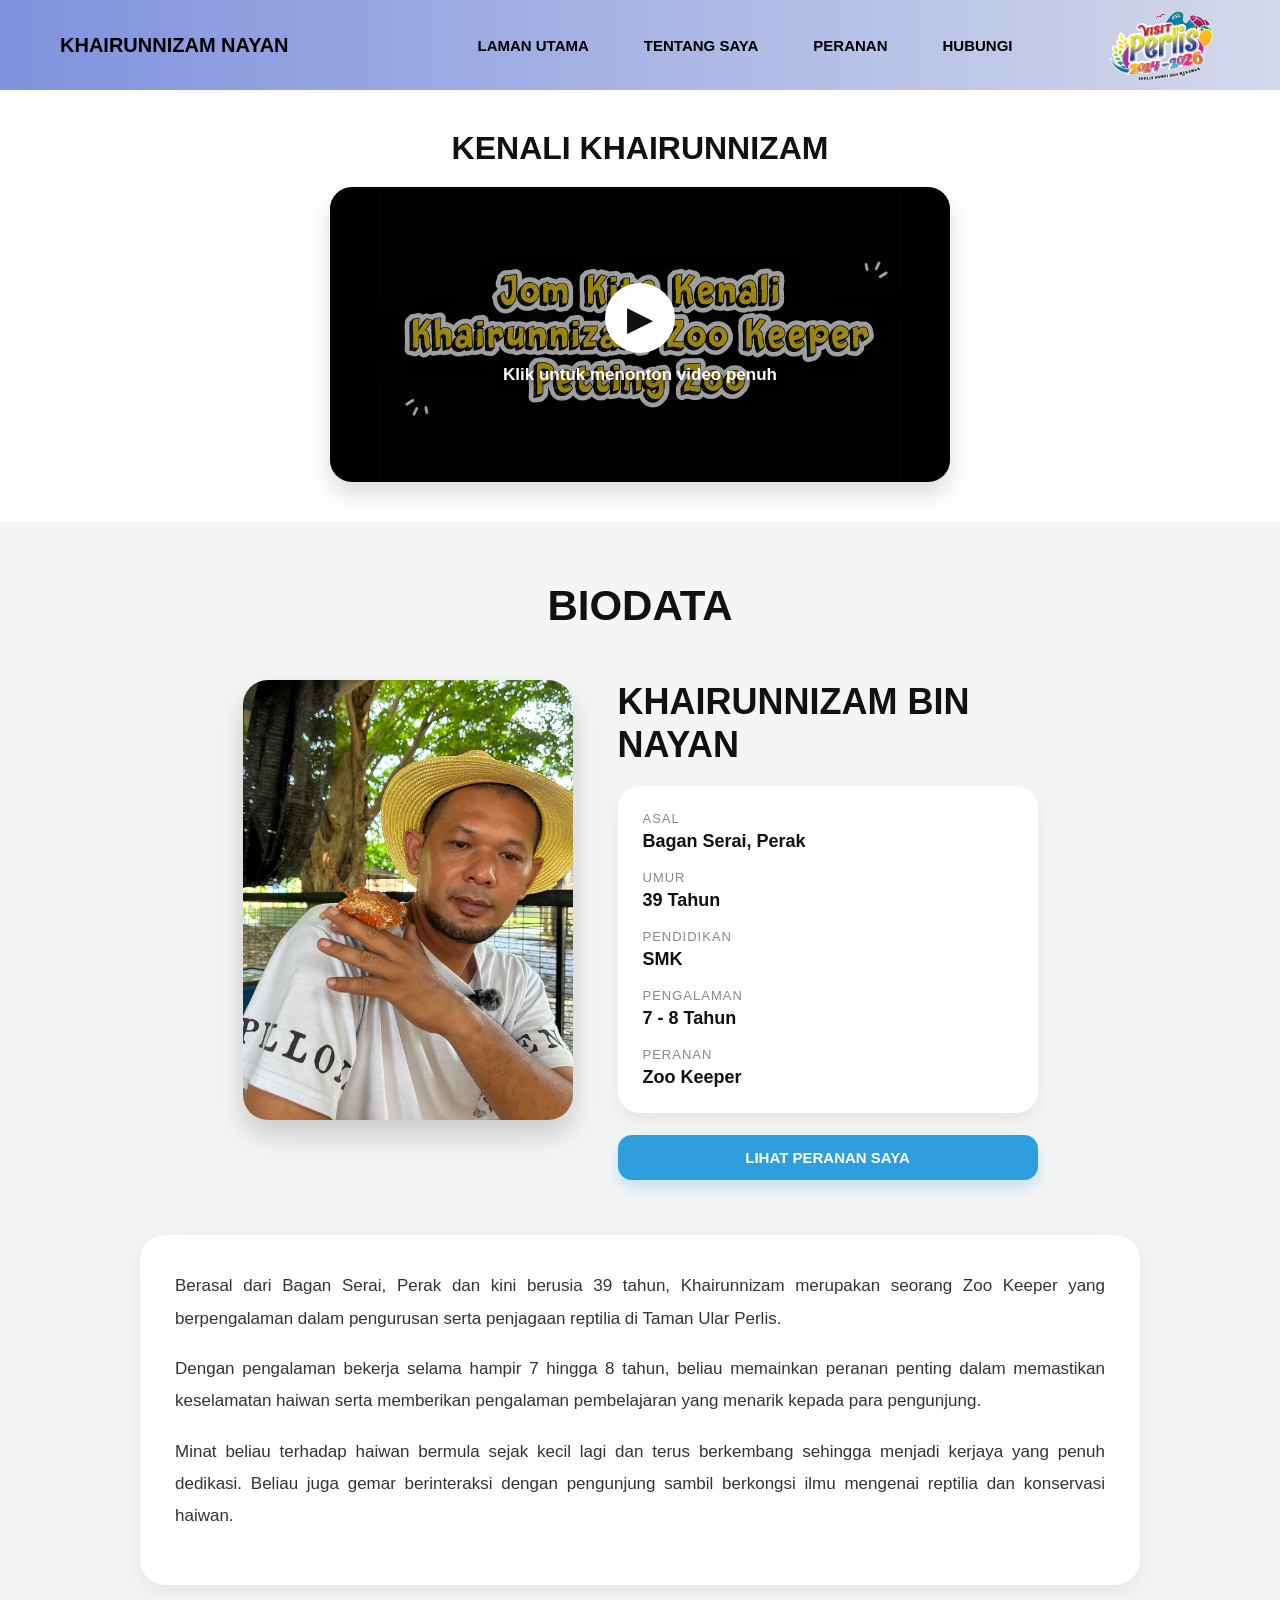
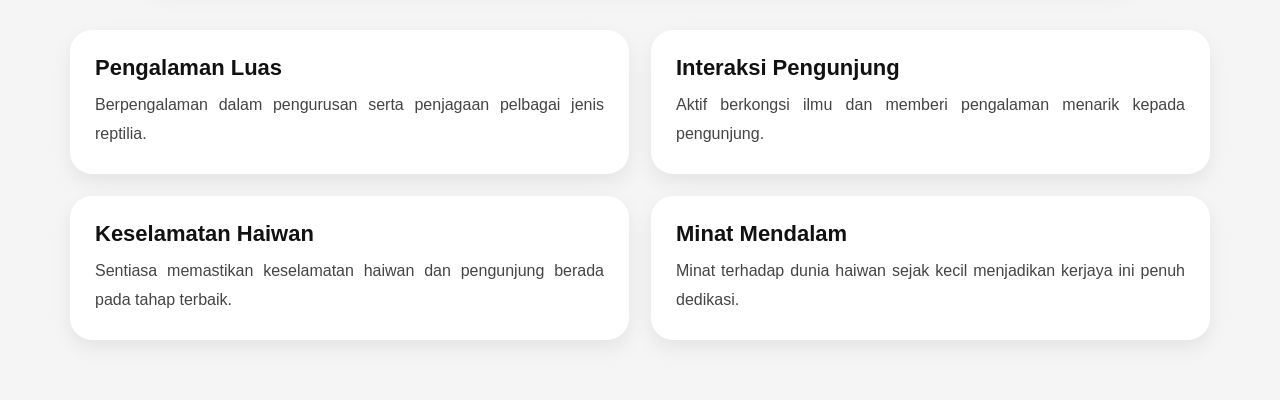
<file: about.html>
<!DOCTYPE html>
<html lang="en">
<head>
    <meta charset="UTF-8">
    <meta name="viewport" content="width=device-width, initial-scale=1.0">
    <title>Khairunnizam Nayan</title>
    <link rel="stylesheet" href="style2.css">
</head>
<body>

<header>

    <div class="logo">
        KHAIRUNNIZAM NAYAN
    </div>

    <nav>
        <a href="index.html">LAMAN UTAMA</a>
        <a href="about.html">TENTANG SAYA</a>
        <a href="role.html">PERANAN</a>
        <a href="contact.html">HUBUNGI</a>
    </nav>

    <a href="index.html">
        <img src="MELAWAT PERLIS.png" class="nav-logo">
    </a>

</header>

<section class="video-section">

    <h2>KENALI KHAIRUNNIZAM</h2>

    <a href="https://youtu.be/PaJA9pq7uBs?si=VQSzme5-6LEfEayF" target="_blank" class="video-link">

        <div class="video-container">

            <img src="thumb.png" alt="Khairunnizam">

            <div class="video-overlay">

                <div class="play-btn">
                    ▶
                </div>

                <p>Klik untuk menonton video penuh</p>

            </div>

        </div>

    </a>

</section>

<section class="about">

    <h2 class="section-title">BIODATA</h2>

    <div class="about-content">

        <div class="about-img">
            <img src="GAMBAROWNER.jpg" alt="Khairunnizam">
        </div>

        <div class="right-content">

            <h3 class="name-title">
                KHAIRUNNIZAM BIN NAYAN
            </h3>

            <div class="info-box">

                <div class="info-row">
                    <span>ASAL</span>
                    <p>Bagan Serai, Perak</p>
                </div>

                <div class="info-row">
                    <span>UMUR</span>
                    <p>39 Tahun</p>
                </div>

                <div class="info-row">
                    <span>PENDIDIKAN</span>
                    <p>SMK</p>
                </div>

                <div class="info-row">
                    <span>PENGALAMAN</span>
                    <p>7 - 8 Tahun</p>
                </div>

                <div class="info-row">
                    <span>PERANAN</span>
                    <p>Zoo Keeper</p>
                </div>

            </div>

            <a href="role.html">
                <button class="btn-more">
                    LIHAT PERANAN SAYA
                </button>
            </a>

        </div>

    </div>

    <div class="desc-box">

        <p>
            Berasal dari Bagan Serai, Perak dan kini berusia 39 tahun,
            Khairunnizam merupakan seorang Zoo Keeper yang berpengalaman
            dalam pengurusan serta penjagaan reptilia di Taman Ular Perlis.
        </p>

        <p>
            Dengan pengalaman bekerja selama hampir 7 hingga 8 tahun,
            beliau memainkan peranan penting dalam memastikan keselamatan
            haiwan serta memberikan pengalaman pembelajaran yang menarik
            kepada para pengunjung.
        </p>

        <p>
            Minat beliau terhadap haiwan bermula sejak kecil lagi dan
            terus berkembang sehingga menjadi kerjaya yang penuh dedikasi.
            Beliau juga gemar berinteraksi dengan pengunjung sambil
            berkongsi ilmu mengenai reptilia dan konservasi haiwan.
        </p>

    </div>

    <div class="highlight-section">

        <div class="highlight-card">
            <h4>Pengalaman Luas</h4>
            <p>
                Berpengalaman dalam pengurusan serta penjagaan pelbagai jenis reptilia.
            </p>
        </div>

        <div class="highlight-card">
            <h4>Interaksi Pengunjung</h4>
            <p>
                Aktif berkongsi ilmu dan memberi pengalaman menarik kepada pengunjung.
            </p>
        </div>

        <div class="highlight-card">
            <h4>Keselamatan Haiwan</h4>
            <p>
                Sentiasa memastikan keselamatan haiwan dan pengunjung berada pada tahap terbaik.
            </p>
        </div>

        <div class="highlight-card">
            <h4>Minat Mendalam</h4>
            <p>
                Minat terhadap dunia haiwan sejak kecil menjadikan kerjaya ini penuh dedikasi.
            </p>
        </div>

    </div>

</section>

</body>
</html>
</file>
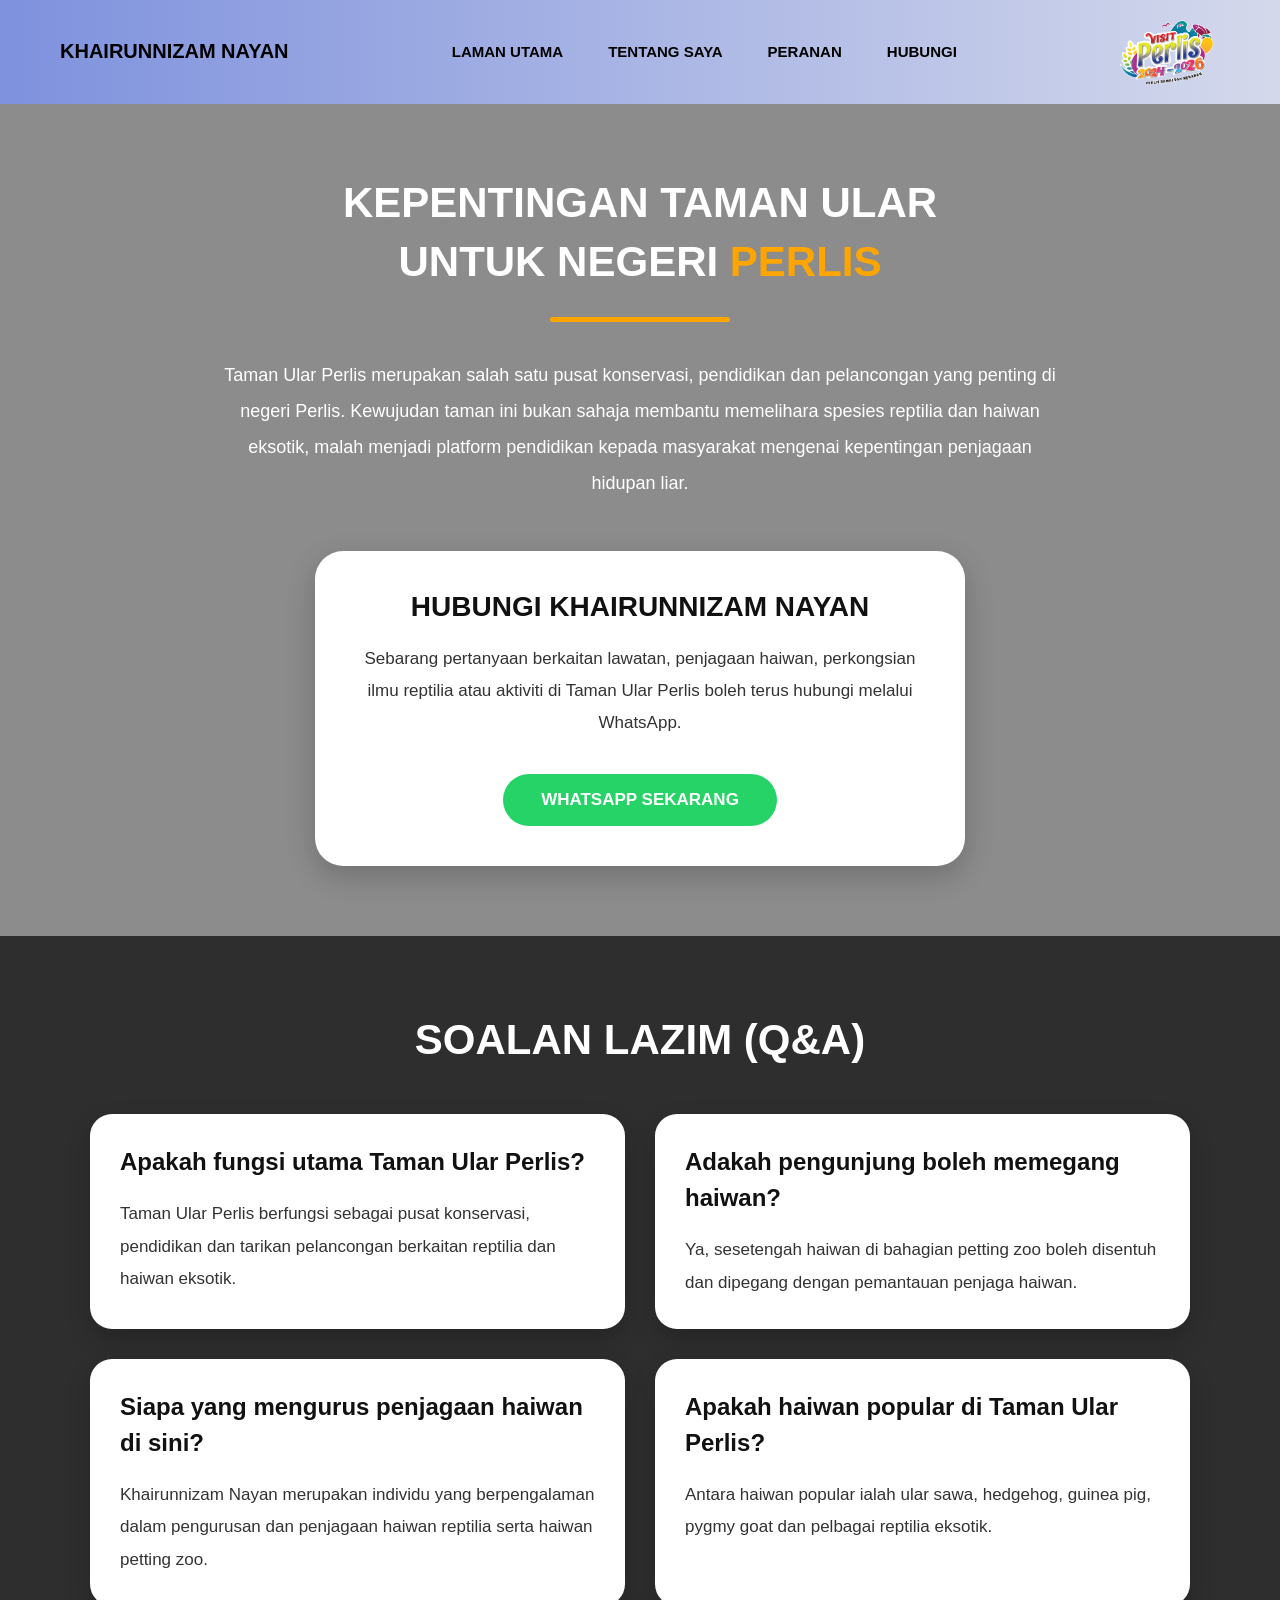
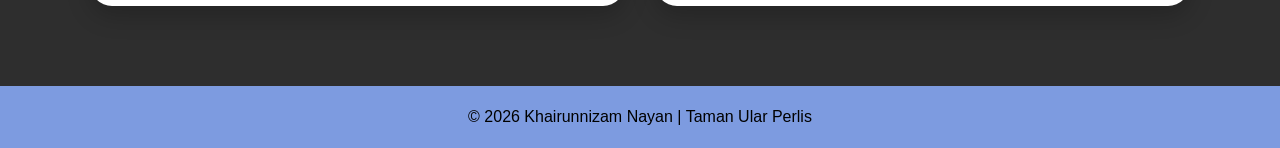
<file: contact.html>
<!DOCTYPE html>
<html lang="ms">
<head>
    <meta charset="UTF-8">
    <meta name="viewport" content="width=device-width, initial-scale=1.0">
    <title>Taman Ular Perlis</title>
    <link rel="stylesheet" href="style4.css">
</head>
<body>

<header>

    <div class="logo">
        KHAIRUNNIZAM NAYAN
    </div>

    <nav>
        <a href="index.html">LAMAN UTAMA</a>
        <a href="about.html">TENTANG SAYA</a>
        <a href="role.html">PERANAN</a>
        <a href="contact.html">HUBUNGI</a>
    </nav>

    <a href="index.html">
        <img src="MELAWAT PERLIS.png" class="nav-logo" alt="Logo">
    </a>

</header>

<section class="contact-section">

    <div class="contact-top">

        <h2>
            KEPENTINGAN TAMAN ULAR <br>
            UNTUK NEGERI <span>PERLIS</span>
        </h2>

        <div class="contact-line"></div>

        <p class="top-desc">
            Taman Ular Perlis merupakan salah satu pusat konservasi,
            pendidikan dan pelancongan yang penting di negeri Perlis.
            Kewujudan taman ini bukan sahaja membantu memelihara
            spesies reptilia dan haiwan eksotik, malah menjadi platform
            pendidikan kepada masyarakat mengenai kepentingan penjagaan
            hidupan liar.
        </p>

        <div class="whatsapp-box">

            <h3>HUBUNGI KHAIRUNNIZAM NAYAN</h3>

            <p>
                Sebarang pertanyaan berkaitan lawatan,
                penjagaan haiwan, perkongsian ilmu reptilia
                atau aktiviti di Taman Ular Perlis boleh
                terus hubungi melalui WhatsApp.
            </p>

            <a href="https://wa.me/60123456789"
               target="_blank"
               class="whatsapp-btn">
               WHATSAPP SEKARANG
            </a>

        </div>

    </div>

    <section class="faq-section">

        <h2>SOALAN LAZIM (Q&A)</h2>

        <div class="faq-container">

            <div class="faq-box">

                <h3>
                    Apakah fungsi utama Taman Ular Perlis?
                </h3>

                <p>
                    Taman Ular Perlis berfungsi sebagai pusat konservasi,
                    pendidikan dan tarikan pelancongan berkaitan reptilia
                    dan haiwan eksotik.
                </p>

            </div>

            <div class="faq-box">

                <h3>
                    Adakah pengunjung boleh memegang haiwan?
                </h3>

                <p>
                    Ya, sesetengah haiwan di bahagian petting zoo boleh
                    disentuh dan dipegang dengan pemantauan penjaga haiwan.
                </p>

            </div>

            <div class="faq-box">

                <h3>
                    Siapa yang mengurus penjagaan haiwan di sini?
                </h3>

                <p>
                    Khairunnizam Nayan merupakan individu yang berpengalaman
                    dalam pengurusan dan penjagaan haiwan reptilia serta
                    haiwan petting zoo.
                </p>

            </div>

            <div class="faq-box">

                <h3>
                    Apakah haiwan popular di Taman Ular Perlis?
                </h3>

                <p>
                    Antara haiwan popular ialah ular sawa, hedgehog,
                    guinea pig, pygmy goat dan pelbagai reptilia eksotik.
                </p>

            </div>

        </div>

    </section>

</section>

<footer>
    <p>© 2026 Khairunnizam Nayan | Taman Ular Perlis</p>
</footer>

</body>
</html>
</file>
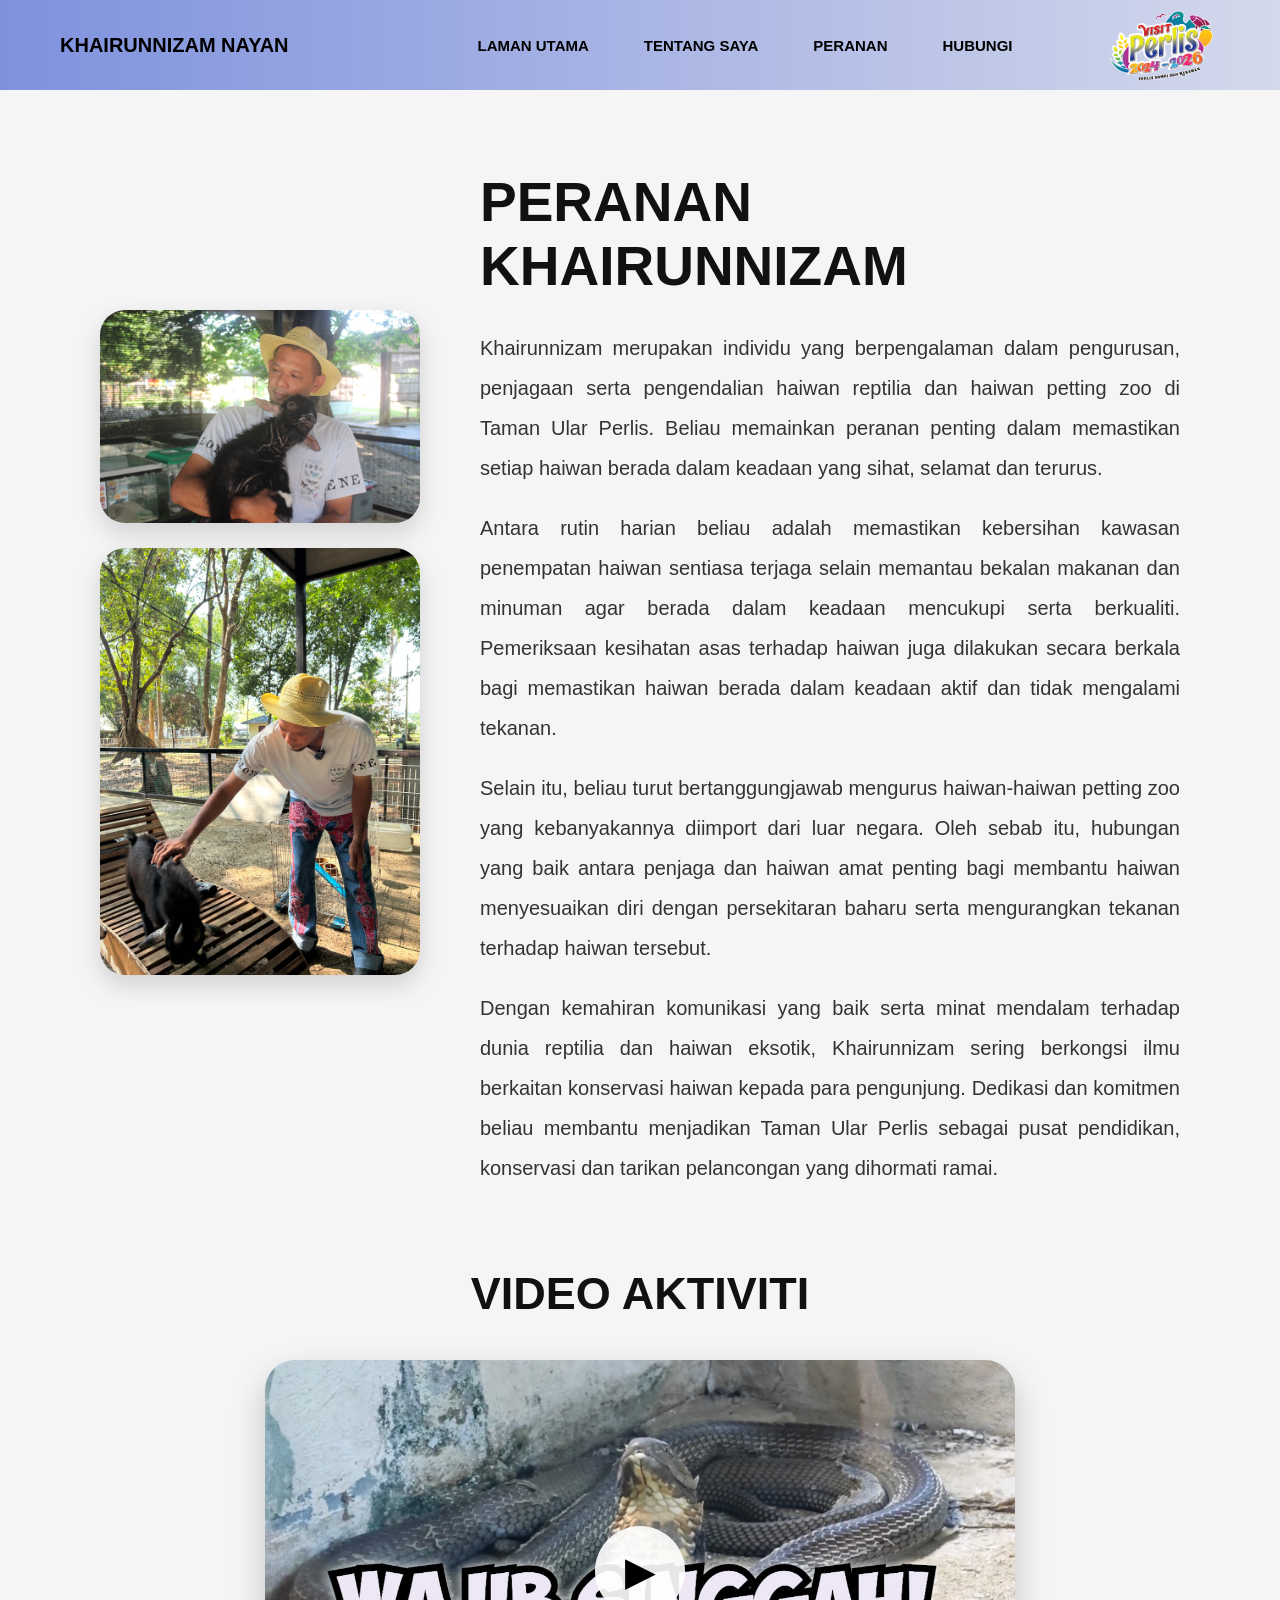
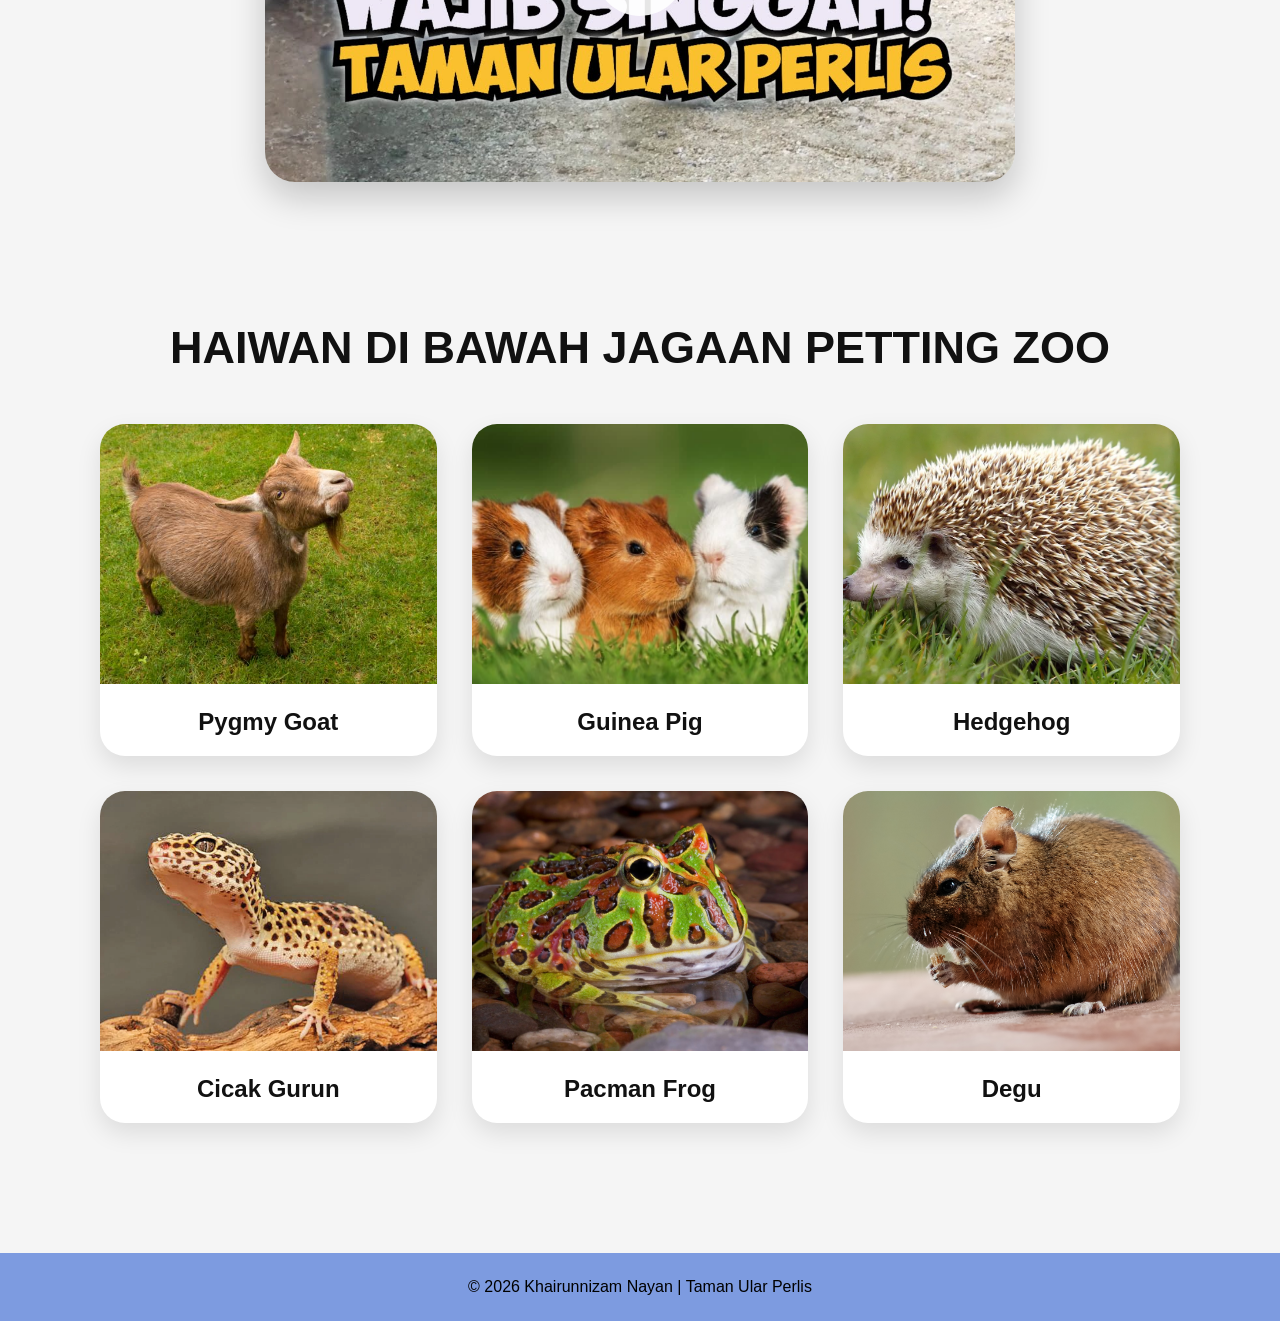
<file: role.html>
<!DOCTYPE html>
<html lang="en">
<head>
    <meta charset="UTF-8">
    <meta name="viewport" content="width=device-width, initial-scale=1.0">
    <title>Peranan Khairunnizam</title>
    <link rel="stylesheet" href="style3.css">
</head>
<body>

<header>

    <div class="logo">KHAIRUNNIZAM NAYAN</div>

    <nav>
        <a href="index.html">LAMAN UTAMA</a>
        <a href="about.html">TENTANG SAYA</a>
        <a href="role.html">PERANAN</a>
        <a href="contact.html">HUBUNGI</a>
    </nav>

    <a href="index.html">
        <img src="MELAWAT PERLIS.png" class="nav-logo" alt="logo">
    </a>

</header>

<section class="role-section">

    <div class="role-images">

        <div class="img-box">
            <img src="ootd1.JPG" alt="">
        </div>

        <div class="img-box second-img">
            <img src="ootd2.jpg" alt="">
        </div>

    </div>

    <div class="role-content">

        <h1>PERANAN KHAIRUNNIZAM</h1>

        <p>
            Khairunnizam merupakan individu yang berpengalaman dalam pengurusan,
            penjagaan serta pengendalian haiwan reptilia dan haiwan petting zoo
            di Taman Ular Perlis. Beliau memainkan peranan penting dalam memastikan
            setiap haiwan berada dalam keadaan yang sihat, selamat dan terurus.
        </p>

        <p>
            Antara rutin harian beliau adalah memastikan kebersihan kawasan
            penempatan haiwan sentiasa terjaga selain memantau bekalan makanan
            dan minuman agar berada dalam keadaan mencukupi serta berkualiti.
            Pemeriksaan kesihatan asas terhadap haiwan juga dilakukan secara
            berkala bagi memastikan haiwan berada dalam keadaan aktif dan tidak
            mengalami tekanan.
        </p>

        <p>
            Selain itu, beliau turut bertanggungjawab mengurus haiwan-haiwan
            petting zoo yang kebanyakannya diimport dari luar negara. Oleh sebab itu,
            hubungan yang baik antara penjaga dan haiwan amat penting bagi membantu
            haiwan menyesuaikan diri dengan persekitaran baharu serta mengurangkan
            tekanan terhadap haiwan tersebut.
        </p>

        <p>
            Dengan kemahiran komunikasi yang baik serta minat mendalam terhadap
            dunia reptilia dan haiwan eksotik, Khairunnizam sering berkongsi ilmu
            berkaitan konservasi haiwan kepada para pengunjung. Dedikasi dan
            komitmen beliau membantu menjadikan Taman Ular Perlis sebagai pusat
            pendidikan, konservasi dan tarikan pelancongan yang dihormati ramai.
        </p>

    </div>

</section>

<section class="video-section">

    <h2>VIDEO AKTIVITI</h2>

    <a href="https://youtu.be/tCDJMt_qixI"
       target="_blank"
       class="video-thumbnail">

        <img src="thumbnail.jpg" alt="Video">

        <div class="play-btn">▶</div>

    </a>

</section>

<section class="animal-section">

    <h2>HAIWAN DI BAWAH JAGAAN PETTING ZOO</h2>

    <div class="animal-grid">

        <div class="animal-card">
            <img src="PIGMI GOAT.jpg" alt="">
            <h3>Pygmy Goat</h3>
        </div>

        <div class="animal-card">
            <img src="guine pig.jpg" alt="">
            <h3>Guinea Pig</h3>
        </div>

        <div class="animal-card">
            <img src="HEDGEHOG.webp" alt="">
            <h3>Hedgehog</h3>
        </div>

        <div class="animal-card">
            <img src="CICAK GURUN.webp" alt="">
            <h3>Cicak Gurun</h3>
        </div>

        <div class="animal-card">
            <img src="pacmanfrog.avif" alt="">
            <h3>Pacman Frog</h3>
        </div>

        <div class="animal-card">
            <img src="dEGU.jpg" alt="">
            <h3>Degu</h3>
        </div>

    </div>

</section>

<footer>
    <p>© 2026 Khairunnizam Nayan | Taman Ular Perlis </p>
</footer>

</body>
</html>
</file>
<file: style2.css>
*{
    margin:0;
    padding:0;
    box-sizing:border-box;
    font-family:Arial, sans-serif;
}

body{
    background:#f5f5f5;
    overflow-x:hidden;
}

header{
    width:100%;
    height:90px;

    display:flex;
    align-items:center;
    justify-content:space-between;

    padding:0 60px;

    background:linear-gradient(
        90deg,
        rgba(120,140,220,0.95),
        rgba(210,215,235,0.95)
    );
}

.logo{
    width:320px;

    font-size:20px;
    font-weight:700;
    color:black;
}

nav{
    flex:1;

    display:flex;
    align-items:center;
    justify-content:center;

    gap:55px;
}

nav a{
    font-size:15px;
    font-weight:700;
    color:black;

    text-decoration:none;
    transition:0.3s;
}

nav a:hover{
    color:#2f9edc;
}

.nav-logo{
    width:110px;
    height:auto;
    object-fit:contain;
}

.video-section{
    padding:40px 20px;
    text-align:center;
    background:white;
}

.video-section h2{
    font-size:32px;
    margin-bottom:20px;
    color:#111;
}

.video-link{
    text-decoration:none;
}

.video-container{
    position:relative;

    width:50%;
    max-width:650px;

    margin:auto;

    border-radius:22px;
    overflow:hidden;

    box-shadow:0 12px 25px rgba(0,0,0,0.15);

    cursor:pointer;

    transition:0.3s;
}

.video-container:hover{
    transform:translateY(-4px);
}

.video-container img{
    width:100%;
    display:block;
}

/* OVERLAY */
.video-overlay{
    position:absolute;
    top:0;
    left:0;

    width:100%;
    height:100%;

    background:rgba(0,0,0,0.35);

    display:flex;
    flex-direction:column;
    align-items:center;
    justify-content:center;

    transition:0.3s;
}

.video-container:hover .video-overlay{
    background:rgba(0,0,0,0.5);
}

.play-btn{
    width:70px;
    height:70px;

    border-radius:50%;

    background:white;
    color:#111;

    display:flex;
    align-items:center;
    justify-content:center;

    font-size:34px;
    margin-bottom:12px;
}

.video-overlay p{
    color:white;
    font-size:17px;
    font-weight:bold;

    text-shadow:0 2px 8px rgba(0,0,0,0.6);
}

.about{
    padding:60px 70px;
}

.section-title{
    text-align:center;
    font-size:42px;
    margin-bottom:50px;
    color:#111;
}

.about-content{
    display:flex;
    justify-content:center;
    align-items:flex-start;
    gap:45px;
}

.about-img{
    width:330px;
    height:440px;

    border-radius:25px;
    overflow:hidden;

    box-shadow:0 15px 30px rgba(0,0,0,0.18);

    flex-shrink:0;
}

.about-img img{
    width:100%;
    height:100%;
    object-fit:cover;
}

.right-content{
    width:420px;
}

.name-title{
    font-size:36px;
    font-weight:bold;
    color:#111;

    margin-bottom:20px;
    line-height:1.2;
}

.info-box{
    background:white;
    padding:25px;

    border-radius:22px;

    box-shadow:0 8px 20px rgba(0,0,0,0.07);
}

.info-row{
    margin-bottom:18px;
}

.info-row:last-child{
    margin-bottom:0;
}

.info-row span{
    display:block;

    font-size:13px;
    color:#888;

    margin-bottom:5px;

    text-transform:uppercase;
    letter-spacing:1px;
}

.info-row p{
    font-size:18px;
    color:#111;
    font-weight:bold;
}

.btn-more{
    margin-top:22px;
    width:100%;
    padding:14px;

    border:none;
    border-radius:14px;

    background:#2f9edc;
    color:white;

    font-size:15px;
    font-weight:bold;

    cursor:pointer;
    transition:0.3s;

    box-shadow:0 8px 16px rgba(47,158,220,0.25);
}

.btn-more:hover{
    background:#1b82bb;
    transform:translateY(-3px);
}

.desc-box{
    margin:55px auto 0;
    max-width:1000px;

    background:white;
    padding:35px;

    border-radius:25px;

    box-shadow:0 8px 22px rgba(0,0,0,0.07);
}

.desc-box p{
    font-size:17px;
    line-height:1.9;
    color:#333;

    text-align:justify;
    margin-bottom:18px;
}

.highlight-section{
    margin-top:45px;

    display:grid;
    grid-template-columns:repeat(2,1fr);
    gap:22px;
}

.highlight-card{
    background:white;
    padding:25px;

    border-radius:22px;

    box-shadow:0 8px 20px rgba(0,0,0,0.07);

    transition:0.3s;
}

.highlight-card:hover{
    transform:translateY(-4px);
}

.highlight-card h4{
    font-size:22px;
    margin-bottom:10px;
    color:#111;
}

.highlight-card p{
    font-size:16px;
    line-height:1.8;
    color:#444;

    text-align:justify;
}

@media (max-width:1200px){

    .about-content{
        flex-direction:column;
        align-items:center;
    }

    .right-content{
        width:100%;
        max-width:500px;
    }

    .highlight-section{
        grid-template-columns:1fr;
    }

    .about{
        padding:50px 30px;
    }

    .desc-box{
        padding:30px;
    }

    .video-container{
        width:70%;
    }
}

@media (max-width:768px){

    header{
        flex-direction:column;
        height:auto;

        padding:15px 20px;
        gap:15px;
    }

    .logo{
        width:auto;
        text-align:center;
    }

    nav{
        gap:20px;
        flex-wrap:wrap;
    }

    nav a{
        font-size:14px;
    }

    .video-section h2{
        font-size:28px;
    }

    .video-container{
        width:95%;
    }

    .section-title{
        font-size:32px;
    }

    .about-img{
        width:100%;
        max-width:320px;
        height:400px;
    }

    .name-title{
        font-size:30px;
    }

    .desc-box p{
        font-size:16px;
    }

    .video-overlay p{
        font-size:15px;
    }

    .play-btn{
        width:60px;
        height:60px;
        font-size:28px;
    }
}
</file>
<file: style4.css>
*{
    margin:0;
    padding:0;
    box-sizing:border-box;
    font-family:Arial, sans-serif;
}

body{
    overflow-x:hidden;
    background:#f5f5f5;
}

/* ================= HEADER ================= */

header{
    width:100%;
    min-height:90px;

    display:flex;
    align-items:center;
    justify-content:space-between;

    padding:15px 60px;

    background:linear-gradient(
        90deg,
        rgba(120,140,220,0.95),
        rgba(210,215,235,0.95)
    );

    flex-wrap:wrap;
}

.logo{
    font-size:20px;
    font-weight:700;
    color:black;
}

nav{
    display:flex;
    align-items:center;
    justify-content:center;
    gap:45px;

    flex-wrap:wrap;
}

nav a{
    font-size:15px;
    font-weight:700;
    color:black;

    text-decoration:none;
    transition:0.3s;
}

nav a:hover{
    color:#2f9edc;
}

.nav-logo{
    width:100px;
    height:auto;
    object-fit:contain;
}

/* ================= TOP SECTION ================= */

.contact-top{
    background:#8c8c8c;
    text-align:center;
    padding:70px 20px;
    color:white;
}

.contact-top h2{
    font-size:42px;
    line-height:1.4;
    font-weight:800;
}

.contact-top span{
    color:orange;
}

.contact-line{
    width:180px;
    height:5px;

    background:orange;

    margin:25px auto 35px;
    border-radius:10px;
}

.top-desc{
    width:100%;
    max-width:850px;

    margin:auto;
    margin-bottom:50px;

    font-size:18px;
    line-height:2;

    color:white;
}

/* ================= WHATSAPP BOX ================= */

.whatsapp-box{
    width:100%;
    max-width:650px;

    margin:auto;

    background:white;

    padding:40px;

    border-radius:28px;

    box-shadow:0 10px 30px rgba(0,0,0,0.2);
}

.whatsapp-box h3{
    font-size:28px;
    color:#111;
    margin-bottom:20px;
}

.whatsapp-box p{
    font-size:17px;
    line-height:1.9;
    color:#333;

    margin-bottom:35px;
}

.whatsapp-btn{
    display:inline-block;

    background:#25D366;
    color:white;

    text-decoration:none;

    padding:16px 38px;

    border-radius:50px;

    font-size:17px;
    font-weight:bold;

    transition:0.3s;
}

.whatsapp-btn:hover{
    background:#1ebc59;
    transform:translateY(-4px);
}

/* ================= FAQ SECTION ================= */

.faq-section{
    background:#2e2e2e;
    padding:80px 40px;
}

.faq-section h2{
    text-align:center;
    color:white;

    font-size:42px;

    margin-bottom:50px;
}

.faq-container{
    display:grid;
    grid-template-columns:repeat(2,1fr);
    gap:30px;

    max-width:1100px;
    margin:auto;
}

.faq-box{
    background:white;

    border-radius:22px;

    padding:30px;

    box-shadow:0 10px 25px rgba(0,0,0,0.2);

    transition:0.3s;
}

.faq-box:hover{
    transform:translateY(-6px);
}

.faq-box h3{
    font-size:24px;
    line-height:1.5;

    margin-bottom:18px;

    color:#111;
}

.faq-box p{
    font-size:17px;
    line-height:1.9;
    color:#333;
}

/* ================= FOOTER ================= */

footer{
    background:#2d5fd399;

    color:#000;

    text-align:center;

    padding:22px;

    font-size:16px;
}

/* ================= TABLET ================= */

@media(max-width:1000px){

    .faq-container{
        grid-template-columns:1fr;
    }

    .contact-top h2{
        font-size:36px;
    }

    .faq-section h2{
        font-size:36px;
    }
}

/* ================= MOBILE ================= */

@media(max-width:768px){

    header{
        flex-direction:column;
        justify-content:center;

        gap:15px;

        padding:20px;
    }

    .logo{
        text-align:center;
        font-size:18px;
    }

    nav{
        gap:18px;
    }

    nav a{
        font-size:14px;
    }

    .nav-logo{
        width:85px;
    }

    .contact-top{
        padding:55px 20px;
    }

    .contact-top h2{
        font-size:28px;
    }

    .top-desc{
        font-size:15px;
        line-height:1.8;
    }

    .whatsapp-box{
        padding:28px 22px;
    }

    .whatsapp-box h3{
        font-size:22px;
        line-height:1.5;
    }

    .whatsapp-box p{
        font-size:15px;
        line-height:1.8;
    }

    .whatsapp-btn{
        width:100%;
        text-align:center;

        font-size:15px;
        padding:15px;
    }

    .faq-section{
        padding:60px 20px;
    }

    .faq-section h2{
        font-size:30px;
    }

    .faq-box{
        padding:24px;
    }

    .faq-box h3{
        font-size:20px;
    }

    .faq-box p{
        font-size:15px;
        line-height:1.8;
    }

    footer{
        font-size:14px;
    }
}
</file>
<file: style3.css>
*{
    margin:0;
    padding:0;
    box-sizing:border-box;
    font-family:Arial, sans-serif;
}

body{
    background:#f5f5f5;
    overflow-x:hidden;
}

header{
    width:100%;
    height:90px;

    display:flex;
    align-items:center;
    justify-content:space-between;

    padding:0 60px;

    background:linear-gradient(
        90deg,
        rgba(120,140,220,0.95),
        rgba(210,215,235,0.95)
    );
}

.logo{
    width:320px;

    font-size:20px;
    font-weight:700;
    color:black;
}

nav{
    flex:1;

    display:flex;
    align-items:center;
    justify-content:center;

    gap:55px;
}

nav a{
    font-size:15px;
    font-weight:700;
    color:black;

    text-decoration:none;
    transition:0.3s;
}

nav a:hover{
    color:#2f9edc;
}

.nav-logo{
    width:110px;
    height:auto;
    object-fit:contain;
}

.role-section{
    padding:80px 100px 20px;

    display:flex;
    gap:60px;

    align-items:flex-start;
    justify-content:center;
}

.role-images{
    width:320px;

    display:flex;
    flex-direction:column;
    gap:25px;

    margin-top:140px;
}


.img-box{
    width:320px;

    border-radius:25px;
    overflow:hidden;

    box-shadow:0 10px 25px rgba(0,0,0,0.15);
}

.img-box img{
    width:100%;
    display:block;

    object-fit:cover;
}

.role-content{
    max-width:700px;
}

.role-content h1{
    font-size:55px;
    margin-bottom:30px;
    color:#111;
}

.role-content p{
    font-size:20px;
    line-height:2;

    margin-bottom:20px;
    color:#333;

    text-align:justify;
}

.video-section{
    padding:40px 100px 70px;
    text-align:center;

    margin-top:0px;
}

.video-section h2{
    font-size:45px;
    margin-bottom:40px;
    color:#111;
}

.video-thumbnail{
    position:relative;

    display:block;

    width:750px;
    max-width:100%;

    margin:auto;

    border-radius:30px;
    overflow:hidden;

    box-shadow:0 15px 35px rgba(0,0,0,0.2);
}

.video-thumbnail img{
    width:100%;
    display:block;
}

.play-btn{
    position:absolute;

    top:50%;
    left:50%;

    transform:translate(-50%, -50%);

    width:90px;
    height:90px;

    border-radius:50%;

    background:rgba(255,255,255,0.9);

    display:flex;
    align-items:center;
    justify-content:center;

    font-size:40px;
    color:black;

    transition:0.3s;
}

.video-thumbnail:hover .play-btn{
    transform:translate(-50%, -50%) scale(1.1);
}

.animal-section{
    padding:70px 100px;
}

.animal-section h2{
    text-align:center;
    font-size:45px;
    margin-bottom:50px;
    color:#111;
}

.animal-grid{
    display:grid;
    grid-template-columns:repeat(3, 1fr);
    gap:35px;
}

.animal-card{
    background:white;
    border-radius:25px;

    overflow:hidden;

    box-shadow:0 10px 25px rgba(0,0,0,0.1);

    transition:0.3s;
}

.animal-card:hover{
    transform:translateY(-8px);
}

.animal-card img{
    width:100%;
    height:260px;
    object-fit:cover;
}

.animal-card h3{
    text-align:center;
    padding:20px;

    font-size:24px;
    color:#111;
}

footer{
    background:#2d5fd399;
    color:#000;

    text-align:center;
    padding:25px;

    margin-top:60px;
}

@media(max-width:1200px){

    .role-section{
        flex-direction:column;
        padding:60px 40px 20px;
    }

    .role-images{
        margin-top:0;
    }

    .animal-grid{
        grid-template-columns:1fr;
    }

    .video-section{
        padding:40px 30px 60px;
        margin-top:0px;
    }

    .animal-section{
        padding:60px 30px;
    }

    .role-content h1{
        font-size:40px;
    }

    .role-content p{
        font-size:18px;
    }
}

@media(max-width:768px){

    header{
        padding:0 20px;
        height:auto;
        flex-direction:column;
        gap:15px;
        padding-top:15px;
        padding-bottom:15px;
    }

    .logo{
        width:auto;
        text-align:center;
    }

    nav{
        gap:20px;
        flex-wrap:wrap;
    }

    nav a{
        font-size:14px;
    }

    .role-section{
        padding:50px 20px 10px;
    }

    .role-images{
        margin-top:0;
    }

    .img-box{
        width:100%;
        max-width:320px;
    }

    .role-content h1{
        font-size:32px;
    }

    .video-section{
        padding:30px 20px 50px;
        margin-top:0px;
    }

    .video-section h2,
    .animal-section h2{
        font-size:32px;
    }

    .play-btn{
        width:70px;
        height:70px;
        font-size:30px;
    }
}
</file>
